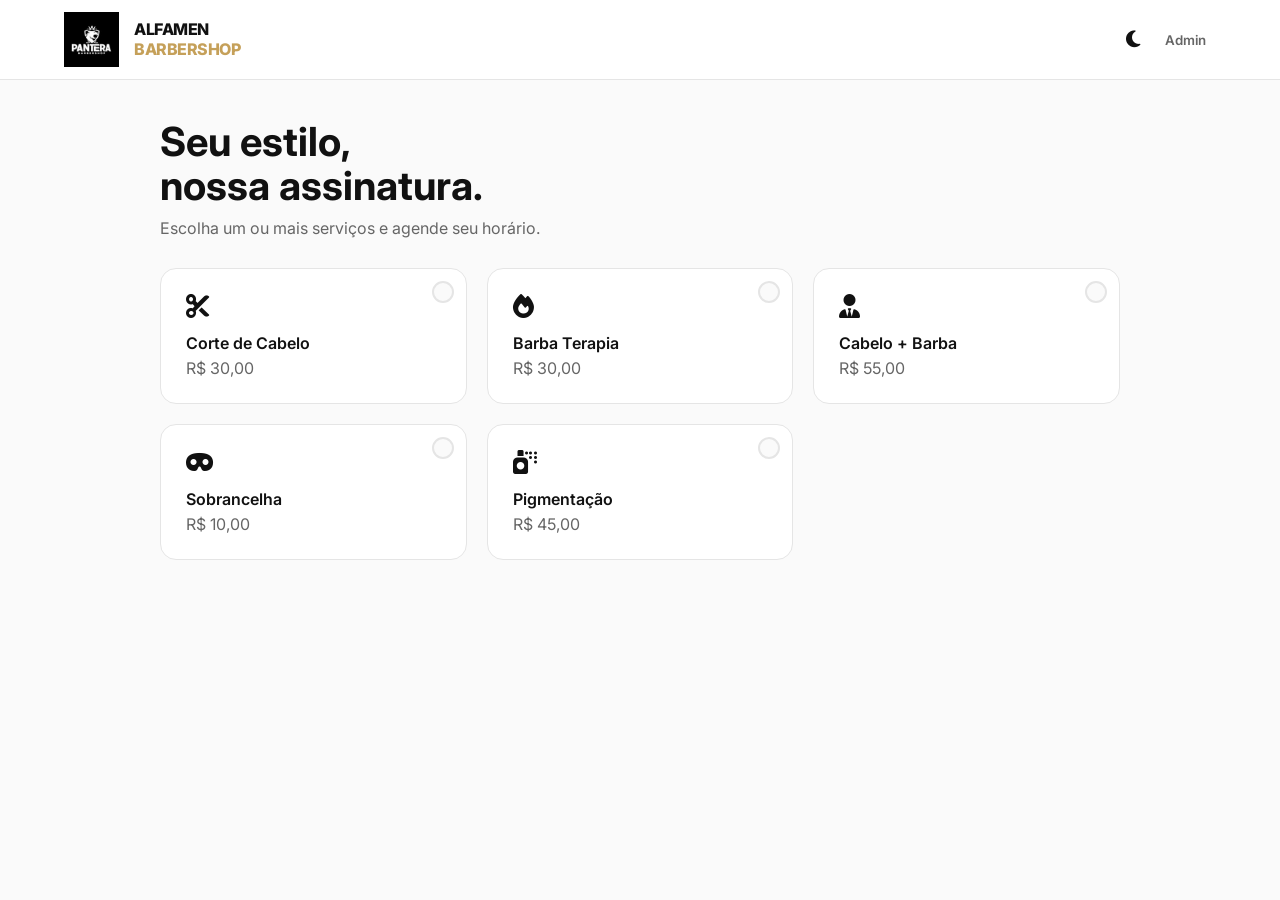
<file: index.html>
<!-- maked by rafael rocha — enhanced by Claude -->
<!DOCTYPE html>
<html lang="pt-BR">
<head>
    <meta charset="UTF-8">
    <meta name="viewport" content="width=device-width, initial-scale=1.0">
    <title>AlfaMen BarberShop</title>
    <link href="https://fonts.googleapis.com/css2?family=Inter:wght@300;400;600;800&display=swap" rel="stylesheet">
    <link rel="stylesheet" href="https://cdnjs.cloudflare.com/ajax/libs/font-awesome/6.4.0/css/all.min.css">
    <link rel="stylesheet" href="style.css">
</head>
<body oncontextmenu="return false;">

    <header class="navbar">
        <div class="brand-wrapper">
            <img src="logo.jpg" alt="Logo Pantera" class="logo-img">
            <div class="brand-text">
                ALFAMEN <span class="text-accent">BARBERSHOP</span>
            </div>
        </div>
        <div class="nav-actions">
            <button class="btn-icon" onclick="app.toggleTheme()" title="Alternar tema">
                <i class="fa-solid fa-moon" id="theme-icon"></i>
            </button>
            <button class="btn-text" id="btn-admin-trigger" onclick="app.handleAdminClick()">Admin</button>
        </div>
    </header>

    <main class="container">
        <section class="hero">
            <h1>Seu estilo,<br>nossa assinatura.</h1>
            <p class="subtitle">Escolha um ou mais serviços e agende seu horário.</p>

            <div id="user-status-card" class="user-status hidden">
                <div class="status-info">
                    <span style="font-size: 0.8rem; text-transform: uppercase; color: var(--text-muted);">Seu Agendamento</span>
                    <strong id="user-booking-details">...</strong>
                </div>
                <button class="btn-small-danger" onclick="app.promptCancelBooking()">Cancelar</button>
            </div>
        </section>

        <section id="services-grid" class="services-container"></section>
    </main>

    <!-- WhatsApp Float Button -->
    <a id="whatsapp-float" class="whatsapp-float hidden" target="_blank" rel="noopener" title="Falar no WhatsApp">
        <i class="fa-brands fa-whatsapp"></i>
    </a>

    <!-- Modal Booking -->
    <div id="modal-booking" class="modal-overlay hidden" style="z-index: 200;">
        <div class="modal-card">
            <div class="modal-header">
                <h3 id="modal-title">Agendar</h3>
                <button class="btn-close" onclick="app.closeModal('modal-booking')">&times;</button>
            </div>

            <!-- Passo 1: Data e Horário -->
            <div id="step-date" class="step-content">
                <p class="step-label">Escolha a data</p>
                <div id="calendar-wrapper" class="horizontal-scroll"></div>
                <div id="time-wrapper" class="hidden">
                    <p class="step-label" style="margin-top:20px;">Escolha o horário</p>
                    <div id="time-grid" class="time-grid"></div>
                </div>
            </div>

            <!-- Passo 2: Dados do cliente -->
            <div id="step-form" class="step-content hidden">
                <div class="summary-box">
                    <span id="summary-service" style="font-weight:600; display:block; margin-bottom:4px;"></span>
                    <span id="summary-datetime" class="highlight"></span>
                    <span id="summary-total" class="hidden" style="font-size:0.85rem; color:var(--text-muted); margin-top:6px; display:block;"></span>
                </div>
                <input type="text" id="client-name"  class="input-field" placeholder="Seu Nome Completo">
                <input type="tel"  id="client-phone" class="input-field" placeholder="WhatsApp (DDD + Número)">
                <button class="btn-primary" onclick="app.confirmBooking()">
                    <i class="fa-solid fa-check"></i> Confirmar Agendamento
                </button>
                <button class="btn-text full-width" onclick="app.backToDate()">← Voltar</button>
            </div>
        </div>
    </div>

    <!-- Modal WhatsApp -->
    <div id="modal-whatsapp" class="modal-overlay hidden" style="z-index: 300;">
        <div class="modal-card" style="max-width: 380px; text-align: center;">
            <div class="wa-modal-icon">
                <i class="fa-brands fa-whatsapp"></i>
            </div>
            <h3 style="margin-bottom: 8px;">Agendamento confirmado! 🎉</h3>
            <p style="color:var(--text-muted); font-size:0.9rem; margin-bottom:18px;">
                Deseja enviar os detalhes do agendamento para a barbearia via WhatsApp?
            </p>
            <div id="wa-booking-summary" class="wa-summary-box"></div>
            <button id="wa-btn-barbearia" class="btn-whatsapp">
                <i class="fa-brands fa-whatsapp"></i> Enviar mensagem para a barbearia
            </button>
            <button id="wa-btn-skip" class="btn-text full-width" style="margin-top: 10px;">
                Não, obrigado
            </button>
        </div>
    </div>

    <!-- Dialog genérico -->
    <div id="modal-dialog" class="modal-overlay hidden" style="z-index: 400;">
        <div class="modal-card" style="max-width: 350px; text-align: center;">
            <div style="margin-bottom: 20px;">
                <i id="dialog-icon" class="fa-solid fa-circle-exclamation"
                   style="font-size: 2rem; color: var(--accent); margin-bottom: 15px; display:block;"></i>
                <h3 id="dialog-title" style="margin-bottom: 10px;">Atenção</h3>
                <p id="dialog-msg" style="color: var(--text-muted); font-size: 0.95rem;"></p>
            </div>
            <div class="dialog-actions">
                <button id="btn-dialog-cancel"  class="btn-text"    style="width: 48%;">Cancelar</button>
                <button id="btn-dialog-confirm" class="btn-primary" style="width: 48%; margin-top: 0;">Confirmar</button>
            </div>
        </div>
    </div>

    <script src="script.js"></script>
</body>
</html>
</file>
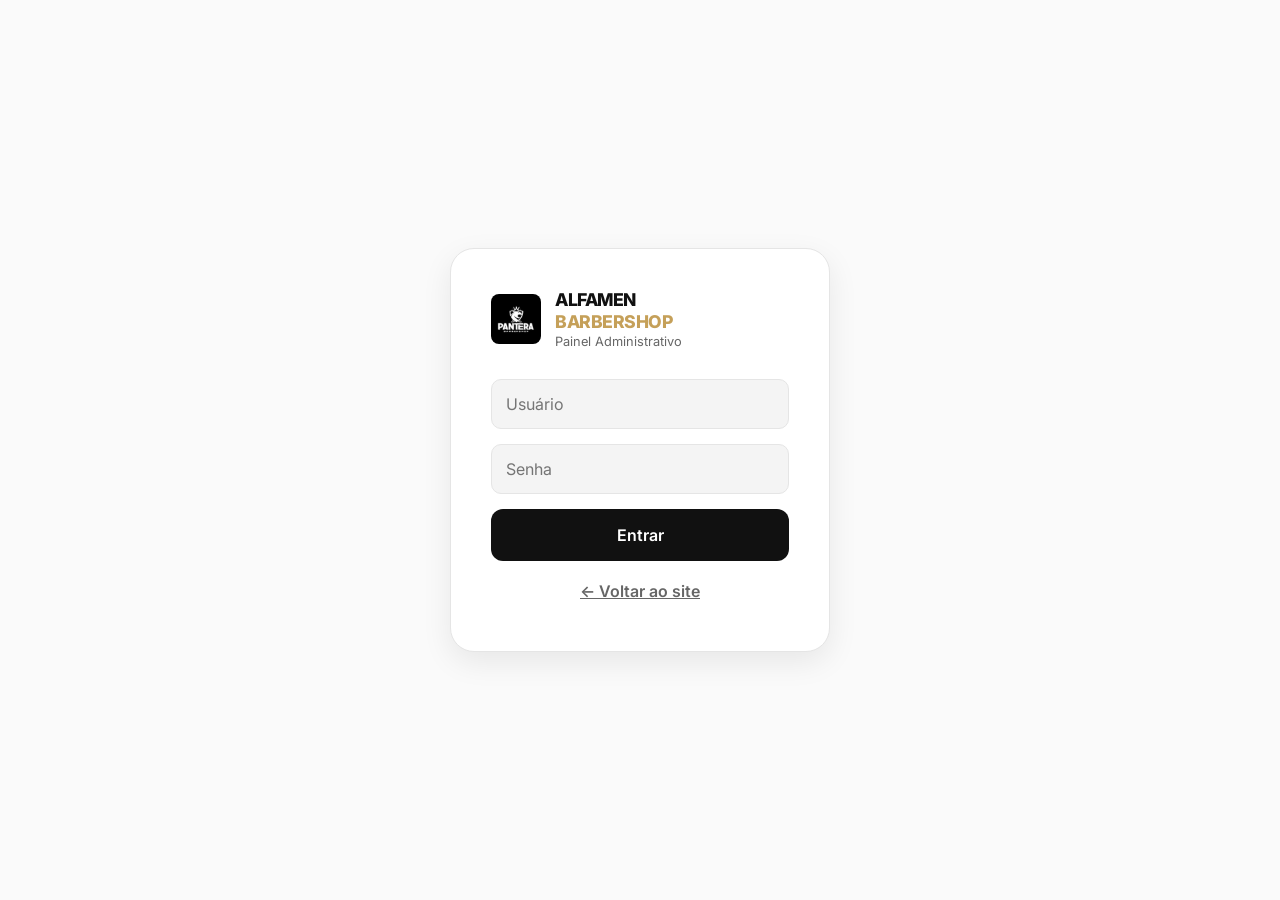
<file: admin.html>
<!DOCTYPE html>
<html lang="pt-BR">
<head>
    <meta charset="UTF-8">
    <meta name="viewport" content="width=device-width, initial-scale=1.0">
    <title>Painel Admin — AlfaMen BarberShop</title>
    <link href="https://fonts.googleapis.com/css2?family=Inter:wght@300;400;600;800&display=swap" rel="stylesheet">
    <link rel="stylesheet" href="https://cdnjs.cloudflare.com/ajax/libs/font-awesome/6.4.0/css/all.min.css">
    <link rel="stylesheet" href="style.css">
    <link rel="stylesheet" href="admin.css">
</head>
<body class="admin-body" oncontextmenu="return false;">

    <!-- LOGIN SCREEN -->
    <div id="login-screen" class="login-screen">
        <div class="login-box">
            <div class="login-logo">
                <img src="logo.jpg" alt="Logo" class="login-logo-img">
                <div>
                    <div class="brand-text" style="font-size:1.1rem;">ALFAMEN <span class="text-accent">BARBERSHOP</span></div>
                    <div style="font-size:0.8rem; color:var(--text-muted); margin-top:2px;">Painel Administrativo</div>
                </div>
            </div>
            <input type="text" id="login-user" class="input-field" placeholder="Usuário" autocomplete="username">
            <input type="password" id="login-pass" class="input-field" placeholder="Senha" autocomplete="current-password"
                onkeydown="if(event.key==='Enter') admin.login()">
            <button class="btn-primary" onclick="admin.login()">Entrar</button>
            <a href="index.html" class="btn-text full-width" style="display:block; text-align:center; margin-top:10px;">
                ← Voltar ao site
            </a>
            <p id="login-error" class="login-error hidden">Usuário ou senha incorretos.</p>
        </div>
    </div>

    <!-- ADMIN PANEL -->
    <div id="admin-panel" class="admin-panel hidden">
        
        <!-- Sidebar -->
        <aside class="sidebar" id="sidebar">
            <div class="sidebar-brand">
                <img src="logo.jpg" alt="Logo" class="sidebar-logo">
                <div>
                    <div class="brand-text" style="font-size:0.85rem;">ALFAMEN</div>
                    <div style="font-size:0.7rem; color:var(--text-muted);">BarberShop</div>
                </div>
            </div>

            <nav class="sidebar-nav">
                <button class="nav-item active" onclick="admin.switchPage('dashboard')" id="nav-dashboard">
                    <i class="fa-solid fa-chart-line"></i>
                    <span>Dashboard</span>
                </button>
                <button class="nav-item" onclick="admin.switchPage('bookings')" id="nav-bookings">
                    <i class="fa-solid fa-calendar-check"></i>
                    <span>Agendamentos</span>
                    <span class="nav-badge" id="badge-bookings">0</span>
                </button>
                <button class="nav-item" onclick="admin.switchPage('history')" id="nav-history">
                    <i class="fa-solid fa-clock-rotate-left"></i>
                    <span>Histórico</span>
                </button>
                <button class="nav-item" onclick="admin.switchPage('services')" id="nav-services">
                    <i class="fa-solid fa-scissors"></i>
                    <span>Serviços</span>
                </button>
                <button class="nav-item" onclick="admin.switchPage('config')" id="nav-config">
                    <i class="fa-solid fa-gear"></i>
                    <span>Configurações</span>
                </button>
            </nav>

            <div class="sidebar-footer">
                <a href="index.html" class="sidebar-link">
                    <i class="fa-solid fa-arrow-left"></i> Ver Site
                </a>
                <button class="sidebar-logout" onclick="admin.logout()">
                    <i class="fa-solid fa-right-from-bracket"></i> Sair
                </button>
                <button class="btn-icon sidebar-theme" onclick="admin.toggleTheme()" title="Alternar tema">
                    <i class="fa-solid fa-moon" id="admin-theme-icon"></i>
                </button>
            </div>
        </aside>

        <!-- Mobile top bar -->
        <div class="mobile-topbar">
            <button class="btn-icon" onclick="admin.toggleSidebar()">
                <i class="fa-solid fa-bars"></i>
            </button>
            <span id="mobile-page-title" style="font-weight:700;">Dashboard</span>
            <button class="btn-icon" onclick="admin.logout()">
                <i class="fa-solid fa-right-from-bracket"></i>
            </button>
        </div>

        <!-- Main content -->
        <main class="admin-main" id="admin-main">
            <!-- DASHBOARD PAGE -->
            <div id="page-dashboard" class="admin-page">
                <div class="page-header">
                    <h1>Dashboard</h1>
                    <div class="header-meta" id="dash-period-label">Hoje</div>
                </div>

                <!-- KPI Cards -->
                <div class="kpi-grid">
                    <div class="kpi-card accent">
                        <div class="kpi-icon"><i class="fa-solid fa-sack-dollar"></i></div>
                        <div class="kpi-info">
                            <div class="kpi-value" id="kpi-revenue">R$ 0</div>
                            <div class="kpi-label">Faturamento Total</div>
                        </div>
                    </div>
                    <div class="kpi-card">
                        <div class="kpi-icon"><i class="fa-solid fa-calendar-check"></i></div>
                        <div class="kpi-info">
                            <div class="kpi-value" id="kpi-bookings">0</div>
                            <div class="kpi-label">Agendamentos</div>
                        </div>
                    </div>
                    <div class="kpi-card">
                        <div class="kpi-icon"><i class="fa-solid fa-calendar-day"></i></div>
                        <div class="kpi-info">
                            <div class="kpi-value" id="kpi-today">0</div>
                            <div class="kpi-label">Agendamentos Hoje</div>
                        </div>
                    </div>
                    <div class="kpi-card">
                        <div class="kpi-icon"><i class="fa-solid fa-scissors"></i></div>
                        <div class="kpi-info">
                            <div class="kpi-value" id="kpi-top-service">—</div>
                            <div class="kpi-label">Serviço Mais Popular</div>
                        </div>
                    </div>
                </div>

                <!-- Period filter -->
                <div class="section-bar">
                    <h2>Faturamento por Período</h2>
                    <div class="period-tabs">
                        <button class="period-btn active" onclick="admin.setPeriod('week')" id="period-week">7 dias</button>
                        <button class="period-btn" onclick="admin.setPeriod('month')" id="period-month">30 dias</button>
                        <button class="period-btn" onclick="admin.setPeriod('all')" id="period-all">Tudo</button>
                    </div>
                </div>

                <!-- Revenue chart (CSS-based bars) -->
                <div class="chart-card">
                    <div id="revenue-chart" class="revenue-chart"></div>
                    <div class="chart-empty hidden" id="chart-empty">
                        <i class="fa-solid fa-chart-bar" style="font-size:2.5rem; opacity:0.2;"></i>
                        <p>Nenhum dado no período</p>
                    </div>
                </div>

                <!-- Service breakdown -->
                <div class="section-bar" style="margin-top:30px;">
                    <h2>Por Serviço</h2>
                </div>
                <div class="service-breakdown" id="service-breakdown"></div>

                <!-- Today's schedule -->
                <div class="section-bar" style="margin-top:30px;">
                    <h2>Agenda de Hoje</h2>
                </div>
                <div id="today-schedule" class="today-list"></div>
            </div>

            <!-- BOOKINGS PAGE -->
            <div id="page-bookings" class="admin-page hidden">
                <div class="page-header">
                    <h1>Agendamentos</h1>
                    <div class="header-actions">
                        <input type="date" id="filter-date" class="input-field mini" onchange="admin.filterBookings()">
                        <button class="btn-mini btn-clear" onclick="admin.clearFilter()">Limpar</button>
                    </div>
                </div>
                <div id="bookings-list" class="bookings-list"></div>
            </div>

            <!-- HISTORY PAGE -->
            <div id="page-history" class="admin-page hidden">
                <div class="page-header">
                    <h1>Histórico Completo</h1>
                    <div class="header-actions">
                        <input type="text" id="history-search" class="input-field mini" placeholder="Buscar cliente..." oninput="admin.searchHistory()">
                    </div>
                </div>
                <div id="history-list" class="bookings-list"></div>
            </div>

            <!-- SERVICES PAGE -->
            <div id="page-services" class="admin-page hidden">
                <div class="page-header">
                    <h1>Serviços</h1>
                </div>
                <div id="services-admin-list"></div>
                <div class="add-service-form" id="add-service-form">
                    <h3>Adicionar Serviço</h3>
                    <div class="form-row">
                        <input type="text" id="new-name" class="input-field" placeholder="Nome do serviço">
                        <input type="number" id="new-price" class="input-field" placeholder="Preço (R$)" style="max-width:150px;">
                    </div>
                    <button class="btn-primary" style="max-width:200px;" onclick="admin.addService()">
                        <i class="fa-solid fa-plus"></i> Adicionar
                    </button>
                </div>
            </div>

            <!-- CONFIG PAGE -->
            <div id="page-config" class="admin-page hidden">
                <div class="page-header">
                    <h1>Configurações</h1>
                </div>
                <div class="config-section">
                    <h3><i class="fa-brands fa-whatsapp"></i> WhatsApp</h3>
                    <p class="config-desc">Número exibido no botão flutuante do site e usado nos agendamentos. Insira apenas números (ex: 5511999999999).</p>
                    <div class="form-row">
                        <input type="text" id="conf-phone" class="input-field" placeholder="Ex: 5511999999999">
                        <button class="btn-primary" style="max-width:160px; margin:0;" onclick="admin.saveConfig()">Salvar</button>
                    </div>
                    <div id="whatsapp-preview" class="whatsapp-preview hidden">
                        <i class="fa-brands fa-whatsapp"></i>
                        <span id="wa-preview-link"></span>
                    </div>
                </div>

                <div class="config-section">
                    <h3><i class="fa-solid fa-lock"></i> Credenciais de Acesso</h3>
                    <p class="config-desc">Altere o usuário e senha do painel administrativo.</p>
                    <input type="text" id="conf-new-user" class="input-field" placeholder="Novo usuário">
                    <input type="password" id="conf-new-pass" class="input-field" placeholder="Nova senha">
                    <input type="password" id="conf-new-pass2" class="input-field" placeholder="Confirmar nova senha">
                    <button class="btn-primary" style="max-width:200px;" onclick="admin.changeCredentials()">Alterar Credenciais</button>
                </div>

                <div class="config-section danger-zone">
                    <h3><i class="fa-solid fa-triangle-exclamation"></i> Zona de Perigo</h3>
                    <p class="config-desc">Ações irreversíveis. Tenha certeza antes de prosseguir.</p>
                    <button class="btn-danger" onclick="admin.clearAllBookings()">
                        <i class="fa-solid fa-trash"></i> Limpar todos os agendamentos
                    </button>
                </div>
            </div>
        </main>
    </div>

    <!-- Modal Seletor de Ícones -->
    <div id="modal-icons" class="modal-overlay hidden" style="z-index: 300;">
        <div class="modal-card">
            <div class="modal-header">
                <h3>Escolher Ícone</h3>
                <button class="btn-close" onclick="admin.closeModal('modal-icons')">&times;</button>
            </div>
            <div id="icons-grid" class="icons-grid"></div>
        </div>
    </div>

    <!-- Dialog -->
    <div id="modal-dialog" class="modal-overlay hidden" style="z-index: 400;">
        <div class="modal-card" style="max-width: 360px; text-align: center;">
            <div style="margin-bottom: 20px;">
                <i id="dialog-icon" class="fa-solid fa-circle-exclamation" style="font-size: 2rem; color: var(--accent); margin-bottom: 15px; display:block;"></i>
                <h3 id="dialog-title" style="margin-bottom: 10px;">Atenção</h3>
                <p id="dialog-msg" style="color: var(--text-muted); font-size: 0.95rem;">Mensagem aqui</p>
            </div>
            <div class="dialog-actions">
                <button id="btn-dialog-cancel" class="btn-text" style="width: 48%;">Cancelar</button>
                <button id="btn-dialog-confirm" class="btn-primary" style="width: 48%; margin-top: 0;">Confirmar</button>
            </div>
        </div>
    </div>

    <script src="admin.js"></script>
</body>
</html>
</file>
<file: style.css>
/* maked by rafael rocha — enhanced by Claude */

:root {
    --bg-body: #fafafa;
    --bg-card: #ffffff;
    --bg-input: #f4f4f4;
    --text-main: #111111;
    --text-muted: #666666;
    --accent: #C5A059;
    --accent-light: rgba(197,160,89,0.12);
    --border: #e5e5e5;
    --danger: #ff4d4d;
    --danger-light: rgba(255,77,77,0.1);
    --shadow: 0 10px 30px rgba(0,0,0,0.08);
    --modal-bg: #ffffff;
    --green: #22c55e;
}

[data-theme="dark"] {
    --bg-body: #121212;
    --bg-card: #1e1e1e;
    --bg-input: #2a2a2a;
    --text-main: #ffffff;
    --text-muted: #a0a0a0;
    --accent: #D4AF37;
    --accent-light: rgba(212,175,55,0.12);
    --border: #333333;
    --shadow: 0 10px 30px rgba(0,0,0,0.4);
    --modal-bg: #1e1e1e;
}

* { margin: 0; padding: 0; box-sizing: border-box; -webkit-tap-highlight-color: transparent; outline: none; }
body { 
    background-color: var(--bg-body); 
    color: var(--text-main); 
    font-family: 'Inter', sans-serif; 
    transition: background 0.3s, color 0.3s;
    user-select: none;
    -webkit-user-select: none;
}
.hidden { display: none !important; }
.full-width { width: 100%; }

/* NAV */
.navbar {
    display: flex; justify-content: space-between; align-items: center; padding: 12px 5%;
    background: var(--bg-card); border-bottom: 1px solid var(--border);
    position: fixed; top: 0; width: 100%; z-index: 100;
}
.brand-wrapper { display: flex; align-items: center; gap: 15px; }
.logo-img { height: 55px; width: auto; object-fit: contain; }
.brand-text { font-weight: 800; font-size: 1rem; line-height: 1.2; color: var(--text-main); letter-spacing: -0.5px; }
.text-accent { color: var(--accent); display: block; }
.nav-actions { display: flex; gap: 15px; align-items: center; }
.btn-icon { background: none; border: none; color: var(--text-main); font-size: 1.2rem; cursor: pointer; }

/* HERO */
.container { max-width: 1000px; margin: 0 auto; padding: 120px 20px 40px; }
.hero h1 { font-size: 2.5rem; line-height: 1.1; margin-bottom: 10px; }
.subtitle { color: var(--text-muted); margin-bottom: 30px; }

/* USER STATUS */
.user-status {
    background: var(--bg-card); border: 1px solid var(--accent); border-radius: 12px;
    padding: 15px; display: flex; justify-content: space-between; align-items: center;
    margin-bottom: 40px; box-shadow: var(--shadow);
    animation: slideDown 0.4s;
}
@keyframes slideDown { from {opacity:0; transform: translateY(-10px);} to {opacity:1; transform: translateY(0);} }
.status-info { display: flex; flex-direction: column; }
.btn-small-danger { 
    background: var(--danger); color: white; border: none; padding: 8px 15px; 
    border-radius: 8px; cursor: pointer; font-size: 0.85rem; font-weight: 600; 
}

/* SERVICES */
.services-container { display: grid; grid-template-columns: repeat(auto-fill, minmax(280px, 1fr)); gap: 20px; }
.service-card {
    background: var(--bg-card); border: 1px solid var(--border); border-radius: 16px; padding: 25px;
    cursor: pointer; transition: 0.3s; position: relative;
}
.service-card:hover { transform: translateY(-5px); border-color: var(--accent); box-shadow: var(--shadow); }
.service-icon { font-size: 1.5rem; margin-bottom: 15px; color: var(--text-main); }
.service-name { font-weight: 600; display: block; margin-bottom: 5px; }
.service-price { color: var(--text-muted); }

/* MODALS */
.modal-overlay {
    position: fixed; top: 0; left: 0; width: 100%; height: 100%;
    background: rgba(0,0,0,0.6); backdrop-filter: blur(5px);
    display: flex; align-items: center; justify-content: center;
    animation: fadeIn 0.2s;
}
.modal-card {
    background: var(--modal-bg); width: 90%; max-width: 450px; border-radius: 24px; padding: 30px;
    box-shadow: var(--shadow); border: 1px solid var(--border);
    max-height: 90vh; overflow-y: auto;
    animation: scaleIn 0.3s cubic-bezier(0.16, 1, 0.3, 1);
}
.modal-header { display: flex; justify-content: space-between; margin-bottom: 25px; align-items: center; }
.btn-close { background: none; border: none; font-size: 1.8rem; color: var(--text-muted); cursor: pointer; line-height: 1; }
.dialog-actions { display: flex; justify-content: space-between; gap: 10px; margin-top: 20px; }

/* INPUTS & BUTTONS */
.input-field {
    width: 100%; padding: 14px; background: var(--bg-input); border: 1px solid var(--border);
    border-radius: 10px; color: var(--text-main); font-size: 1rem; margin-bottom: 15px;
    font-family: 'Inter', sans-serif;
}
.btn-primary {
    width: 100%; padding: 16px; background: var(--text-main); color: var(--bg-card);
    border: none; border-radius: 12px; font-weight: 600; cursor: pointer; transition: 0.2s;
    font-family: 'Inter', sans-serif; font-size: 1rem; display: flex; align-items: center; justify-content: center; gap: 8px;
}
.btn-primary:hover { opacity: 0.85; transform: translateY(-1px); }
.btn-text { background: none; border: none; font-weight: 600; color: var(--text-muted); cursor: pointer; padding: 10px; font-family: inherit; }
.btn-text:hover { color: var(--text-main); }
.btn-danger {
    background: var(--danger-light); color: var(--danger); border: 1px solid var(--danger);
    padding: 12px 20px; border-radius: 10px; cursor: pointer; font-weight: 600; font-family: inherit;
    display: flex; align-items: center; gap: 8px;
}
.btn-danger:hover { background: var(--danger); color: white; }

/* BOOKING FLOW */
.summary-box { background: var(--bg-input); padding: 15px; border-radius: 12px; margin-bottom: 20px; border: 1px solid var(--border); }
.highlight { font-weight: 700; color: var(--accent); display: block; margin-top: 5px; }
.step-label { font-size: 0.85rem; text-transform: uppercase; color: var(--text-muted); margin-bottom: 12px; font-weight: 600; letter-spacing: 0.5px; }
.horizontal-scroll { display: flex; gap: 10px; overflow-x: auto; padding-bottom: 10px; }
.date-chip {
    min-width: 60px; height: 75px; background: var(--bg-card); border: 1px solid var(--border);
    border-radius: 12px; display: flex; flex-direction: column; align-items: center; justify-content: center;
    cursor: pointer; transition: 0.2s; flex-shrink: 0;
}
.date-chip.selected { background: var(--text-main); color: var(--bg-card); border-color: var(--text-main); }
.time-grid { display: grid; grid-template-columns: repeat(4, 1fr); gap: 10px; margin-top: 15px; }
.time-chip {
    padding: 8px; border: 1px solid var(--border); border-radius: 8px; text-align: center; cursor: pointer;
    background: var(--bg-card); color: var(--text-main); transition: 0.2s; font-size:0.9rem;
}
.time-chip:hover:not(.disabled) { border-color: var(--accent); color: var(--accent); }
.time-chip.disabled { opacity: 0.3; pointer-events: none; text-decoration: line-through; }

/* ICON GRID */
.icons-grid { display: grid; grid-template-columns: repeat(5, 1fr); gap: 10px; margin-top: 10px; }
.icon-option {
    aspect-ratio: 1; display: flex; align-items: center; justify-content: center;
    background: var(--bg-input); border: 1px solid var(--border); border-radius: 8px;
    cursor: pointer; font-size: 1.2rem; color: var(--text-main); transition: 0.2s;
}
.icon-option:hover { background: var(--accent); color: white; border-color: var(--accent); }

/* WHATSAPP FLOAT */
.whatsapp-float {
    position: fixed; bottom: 28px; right: 28px;
    width: 58px; height: 58px; border-radius: 50%;
    background: #25D366; color: white;
    display: flex; align-items: center; justify-content: center;
    font-size: 1.7rem; box-shadow: 0 4px 20px rgba(37,211,102,0.5);
    z-index: 99; transition: 0.25s; text-decoration: none;
    animation: popIn 0.4s cubic-bezier(0.16, 1, 0.3, 1);
}
.whatsapp-float:hover { transform: scale(1.1) translateY(-3px); box-shadow: 0 8px 28px rgba(37,211,102,0.6); }
@keyframes popIn { from { opacity:0; transform: scale(0.5); } to { opacity:1; transform: scale(1); } }

/* ANIMATIONS */
@keyframes fadeIn { from {opacity:0} to {opacity:1} }
@keyframes scaleIn { from {opacity:0; transform: scale(0.95)} to {opacity:1; transform: scale(1)} }

@media (max-width: 480px) {
    .brand-text { font-size: 0.85rem; }
    .logo-img { height: 45px; }
    .text-accent { display: inline; margin-left: 3px; }
    .icons-grid { grid-template-columns: repeat(4, 1fr); }
    .hero h1 { font-size: 2rem; }
    .whatsapp-float { bottom: 20px; right: 20px; width: 52px; height: 52px; font-size: 1.5rem; }
}

/* ── SELEÇÃO MÚLTIPLA DE SERVIÇOS ──────────────────────────────── */

.service-card { position: relative; }

.service-check {
    position: absolute; top: 12px; right: 12px;
    width: 22px; height: 22px; border-radius: 50%;
    border: 2px solid var(--border);
    background: var(--bg-body);
    display: flex; align-items: center; justify-content: center;
    font-size: 0.65rem; color: transparent;
    transition: 0.2s;
}
.service-card.selected .service-check {
    background: var(--accent);
    border-color: var(--accent);
    color: white;
}
.service-card.selected {
    border-color: var(--accent);
    background: var(--accent-light);
    box-shadow: 0 4px 20px rgba(197,160,89,0.18);
    transform: translateY(-3px);
}

/* Barra de seleção flutuante */
.selection-bar {
    position: fixed; bottom: 24px; left: 50%; transform: translateX(-50%);
    background: var(--text-main); color: var(--bg-card);
    border-radius: 18px; padding: 14px 20px;
    display: flex; align-items: center; gap: 20px;
    box-shadow: 0 8px 32px rgba(0,0,0,0.25);
    z-index: 90; min-width: 320px; max-width: 90vw;
    animation: slideUp 0.35s cubic-bezier(0.16, 1, 0.3, 1);
}
@keyframes slideUp { from { opacity:0; transform: translateX(-50%) translateY(20px); } to { opacity:1; transform: translateX(-50%) translateY(0); } }

.selection-bar-info { flex: 1; display: flex; flex-direction: column; gap: 2px; }
.selection-bar-info span { font-size: 0.82rem; opacity: 0.8; }
.sel-total { font-size: 1.05rem !important; font-weight: 800; opacity: 1 !important; color: var(--accent); }

.selection-bar-actions { display: flex; gap: 10px; align-items: center; }
.btn-sel-clear {
    background: none; border: 1px solid rgba(255,255,255,0.25);
    color: rgba(255,255,255,0.7); padding: 8px 14px; border-radius: 10px;
    font-size: 0.82rem; font-weight: 600; cursor: pointer; font-family: inherit; transition: 0.2s;
}
.btn-sel-clear:hover { border-color: rgba(255,255,255,0.6); color: white; }
.btn-sel-book {
    background: var(--accent); color: white;
    border: none; padding: 10px 18px; border-radius: 12px;
    font-size: 0.9rem; font-weight: 700; cursor: pointer; font-family: inherit;
    display: flex; align-items: center; gap: 8px; transition: 0.2s;
    white-space: nowrap;
}
.btn-sel-book:hover { opacity: 0.9; transform: scale(1.03); }

/* Ajusta o float do WhatsApp quando a barra estiver visível */
.whatsapp-float { bottom: 100px; }

/* ── MODAL WHATSAPP ──────────────────────────────────────────────── */
.wa-modal-icon {
    width: 64px; height: 64px; border-radius: 50%;
    background: rgba(37,211,102,0.12); border: 2px solid rgba(37,211,102,0.3);
    display: flex; align-items: center; justify-content: center;
    font-size: 2rem; color: #25D366;
    margin: 0 auto 18px;
}
.wa-summary-box {
    background: var(--bg-input); border: 1px solid var(--border);
    border-radius: 12px; padding: 14px; margin-bottom: 20px;
    font-size: 0.9rem; line-height: 1.6; text-align: left;
}
.btn-whatsapp {
    width: 100%; padding: 15px; border: none; border-radius: 12px;
    background: #25D366; color: white;
    font-size: 1rem; font-weight: 700; font-family: inherit;
    cursor: pointer; display: flex; align-items: center; justify-content: center; gap: 10px;
    transition: 0.2s;
}
.btn-whatsapp:hover { background: #1ebe5d; transform: translateY(-1px); }

@media (max-width: 480px) {
    .selection-bar { flex-direction: column; align-items: flex-start; bottom: 16px; min-width: 0; width: calc(100vw - 32px); }
    .selection-bar-actions { width: 100%; }
    .btn-sel-book { flex: 1; justify-content: center; }
}

/* Garante que filhos do card não bloqueiem o clique */
.service-card > * {
    pointer-events: none;
}
</file>
<file: admin.css>
/* Admin Panel Styles */

.admin-body {
    overflow: hidden;
}

/* LOGIN */
.login-screen {
    min-height: 100vh;
    display: flex;
    align-items: center;
    justify-content: center;
    background: var(--bg-body);
    padding: 20px;
}

.login-box {
    background: var(--bg-card);
    border: 1px solid var(--border);
    border-radius: 24px;
    padding: 40px;
    width: 100%;
    max-width: 380px;
    box-shadow: var(--shadow);
}

.login-logo {
    display: flex;
    align-items: center;
    gap: 14px;
    margin-bottom: 30px;
}

.login-logo-img {
    height: 50px;
    width: auto;
    object-fit: contain;
    border-radius: 8px;
}

.login-error {
    color: var(--danger);
    font-size: 0.9rem;
    margin-top: 10px;
    text-align: center;
}

/* ADMIN LAYOUT */
.admin-panel {
    display: flex;
    height: 100vh;
    overflow: hidden;
}

/* SIDEBAR */
.sidebar {
    width: 240px;
    min-width: 240px;
    background: var(--bg-card);
    border-right: 1px solid var(--border);
    display: flex;
    flex-direction: column;
    height: 100vh;
    overflow-y: auto;
    z-index: 50;
    transition: transform 0.3s;
}

.sidebar-brand {
    display: flex;
    align-items: center;
    gap: 12px;
    padding: 20px 20px 16px;
    border-bottom: 1px solid var(--border);
}

.sidebar-logo {
    height: 40px;
    width: auto;
    object-fit: contain;
    border-radius: 6px;
}

.sidebar-nav {
    padding: 12px;
    flex: 1;
    display: flex;
    flex-direction: column;
    gap: 4px;
}

.nav-item {
    width: 100%;
    padding: 12px 14px;
    background: none;
    border: none;
    border-radius: 10px;
    display: flex;
    align-items: center;
    gap: 12px;
    color: var(--text-muted);
    font-weight: 600;
    font-size: 0.9rem;
    cursor: pointer;
    transition: 0.2s;
    text-align: left;
    font-family: inherit;
    position: relative;
}

.nav-item:hover {
    background: var(--bg-input);
    color: var(--text-main);
}

.nav-item.active {
    background: var(--accent-light);
    color: var(--accent);
}

.nav-item i {
    font-size: 1rem;
    width: 18px;
    text-align: center;
}

.nav-badge {
    margin-left: auto;
    background: var(--accent);
    color: white;
    font-size: 0.7rem;
    padding: 2px 7px;
    border-radius: 20px;
    font-weight: 700;
}

.sidebar-footer {
    padding: 12px;
    border-top: 1px solid var(--border);
    display: flex;
    flex-direction: column;
    gap: 6px;
}

.sidebar-link,
.sidebar-logout {
    display: flex;
    align-items: center;
    gap: 10px;
    padding: 10px 14px;
    border-radius: 8px;
    color: var(--text-muted);
    font-size: 0.85rem;
    font-weight: 600;
    text-decoration: none;
    cursor: pointer;
    background: none;
    border: none;
    font-family: inherit;
    transition: 0.2s;
}

.sidebar-link:hover {
    background: var(--bg-input);
    color: var(--text-main);
}

.sidebar-logout:hover {
    background: var(--danger-light);
    color: var(--danger);
}

.sidebar-theme {
    color: var(--text-muted);
    padding: 8px 14px;
    font-size: 1rem;
}

/* MOBILE TOPBAR */
.mobile-topbar {
    display: none;
    position: fixed;
    top: 0;
    left: 0;
    right: 0;
    height: 56px;
    background: var(--bg-card);
    border-bottom: 1px solid var(--border);
    z-index: 60;
    padding: 0 16px;
    align-items: center;
    justify-content: space-between;
}

/* MAIN CONTENT */
.admin-main {
    flex: 1;
    overflow-y: auto;
    background: var(--bg-body);
    height: 100vh;
}

.admin-page {
    padding: 32px;
    max-width: 1100px;
}

.admin-page.hidden {
    display: none;
}

/* PAGE HEADER */
.page-header {
    display: flex;
    align-items: center;
    justify-content: space-between;
    margin-bottom: 28px;
    flex-wrap: wrap;
    gap: 12px;
}

.page-header h1 {
    font-size: 1.7rem;
    font-weight: 800;
}

.header-meta {
    font-size: 0.85rem;
    color: var(--text-muted);
}

.header-actions {
    display: flex;
    gap: 10px;
    align-items: center;
}

.input-field.mini {
    margin: 0;
    width: auto;
    padding: 10px 14px;
    font-size: 0.9rem;
}

.btn-mini {
    padding: 9px 16px;
    border-radius: 8px;
    border: none;
    cursor: pointer;
    font-size: 0.85rem;
    font-weight: 600;
    font-family: inherit;
}

.btn-clear {
    background: var(--bg-input);
    color: var(--text-muted);
    border: 1px solid var(--border);
}

.btn-clear:hover {
    color: var(--text-main);
}

/* KPI CARDS */
.kpi-grid {
    display: grid;
    grid-template-columns: repeat(auto-fill, minmax(210px, 1fr));
    gap: 16px;
    margin-bottom: 28px;
}

.kpi-card {
    background: var(--bg-card);
    border: 1px solid var(--border);
    border-radius: 16px;
    padding: 22px;
    display: flex;
    align-items: center;
    gap: 16px;
    box-shadow: var(--shadow);
}

.kpi-card.accent {
    border-color: var(--accent);
    background: var(--accent-light);
}

.kpi-icon {
    font-size: 1.4rem;
    color: var(--accent);
    width: 44px;
    height: 44px;
    background: var(--accent-light);
    border-radius: 12px;
    display: flex;
    align-items: center;
    justify-content: center;
    flex-shrink: 0;
}

.kpi-card.accent .kpi-icon {
    background: rgba(197, 160, 89, 0.2);
}

.kpi-value {
    font-size: 1.6rem;
    font-weight: 800;
    line-height: 1;
}

.kpi-label {
    font-size: 0.78rem;
    color: var(--text-muted);
    margin-top: 4px;
    text-transform: uppercase;
    letter-spacing: 0.3px;
    font-weight: 600;
}

/* SECTION BAR */
.section-bar {
    display: flex;
    align-items: center;
    justify-content: space-between;
    margin-bottom: 16px;
}

.section-bar h2 {
    font-size: 1.05rem;
    font-weight: 700;
}

.period-tabs {
    display: flex;
    gap: 6px;
}

.period-btn {
    padding: 6px 14px;
    border-radius: 20px;
    border: 1px solid var(--border);
    background: none;
    color: var(--text-muted);
    font-size: 0.8rem;
    font-weight: 600;
    cursor: pointer;
    transition: 0.2s;
    font-family: inherit;
}

.period-btn.active {
    background: var(--text-main);
    color: var(--bg-card);
    border-color: var(--text-main);
}

/* CHART */
.chart-card {
    background: var(--bg-card);
    border: 1px solid var(--border);
    border-radius: 16px;
    padding: 24px;
    box-shadow: var(--shadow);
    position: relative;
}

.chart-empty {
    text-align: center;
    padding: 40px;
    color: var(--text-muted);
    display: flex;
    flex-direction: column;
    align-items: center;
    gap: 12px;
}

.revenue-chart {
    display: flex;
    gap: 8px;
    align-items: flex-end;
    min-height: 160px;
    overflow-x: auto;
    padding-bottom: 4px;
}

.chart-bar-wrap {
    display: flex;
    flex-direction: column;
    align-items: center;
    gap: 6px;
    min-width: 40px;
    flex: 1;
}

.chart-bar-bg {
    width: 100%;
    background: var(--bg-input);
    border-radius: 6px;
    height: 120px;
    display: flex;
    align-items: flex-end;
    overflow: hidden;
}

.chart-bar-fill {
    width: 100%;
    background: var(--accent);
    border-radius: 6px;
    transition: height 0.6s cubic-bezier(0.16, 1, 0.3, 1);
    min-height: 4px;
}

.chart-bar-label {
    font-size: 0.68rem;
    color: var(--text-muted);
    text-align: center;
    line-height: 1.2;
}

.chart-bar-value {
    font-size: 0.72rem;
    font-weight: 700;
    color: var(--accent);
}

/* SERVICE BREAKDOWN */
.service-breakdown {
    display: grid;
    grid-template-columns: repeat(auto-fill, minmax(180px, 1fr));
    gap: 12px;
}

.breakdown-item {
    background: var(--bg-card);
    border: 1px solid var(--border);
    border-radius: 12px;
    padding: 16px;
    box-shadow: var(--shadow);
}

.breakdown-name {
    font-size: 0.85rem;
    font-weight: 600;
    margin-bottom: 8px;
}

.breakdown-bar-bg {
    height: 6px;
    background: var(--bg-input);
    border-radius: 4px;
    margin-bottom: 8px;
}

.breakdown-bar-fill {
    height: 100%;
    background: var(--accent);
    border-radius: 4px;
    transition: width 0.6s;
}

.breakdown-stats {
    display: flex;
    justify-content: space-between;
    font-size: 0.78rem;
    color: var(--text-muted);
}

.breakdown-revenue {
    font-weight: 700;
    color: var(--accent);
}

/* TODAY LIST */
.today-list {
    display: flex;
    flex-direction: column;
    gap: 10px;
}

.today-item {
    background: var(--bg-card);
    border: 1px solid var(--border);
    border-radius: 12px;
    padding: 14px 18px;
    display: flex;
    align-items: center;
    gap: 14px;
}

.today-time {
    font-size: 1rem;
    font-weight: 800;
    color: var(--accent);
    min-width: 46px;
}

.today-info {
    flex: 1;
}

.today-service {
    font-weight: 600;
    font-size: 0.9rem;
}

.today-client {
    font-size: 0.8rem;
    color: var(--text-muted);
    margin-top: 2px;
}

.today-price {
    font-weight: 700;
    font-size: 0.95rem;
    color: var(--green);
}

/* BOOKINGS LIST */
.bookings-list {
    display: flex;
    flex-direction: column;
    gap: 10px;
}

.booking-card {
    background: var(--bg-card);
    border: 1px solid var(--border);
    border-radius: 14px;
    padding: 18px;
    display: flex;
    align-items: center;
    gap: 16px;
    box-shadow: 0 2px 8px rgba(0, 0, 0, 0.04);
}

.booking-date-badge {
    background: var(--accent-light);
    border: 1px solid var(--accent);
    border-radius: 10px;
    padding: 8px 12px;
    text-align: center;
    min-width: 58px;
}

.booking-date-badge .day {
    font-size: 1.3rem;
    font-weight: 800;
    color: var(--accent);
    line-height: 1;
}

.booking-date-badge .month {
    font-size: 0.7rem;
    color: var(--accent);
    font-weight: 600;
    text-transform: uppercase;
}

.booking-info {
    flex: 1;
}

.booking-time {
    font-size: 0.75rem;
    font-weight: 600;
    color: var(--text-muted);
    text-transform: uppercase;
    letter-spacing: 0.5px;
}

.booking-service {
    font-size: 0.95rem;
    font-weight: 700;
    margin: 2px 0;
}

.booking-client {
    font-size: 0.82rem;
    color: var(--text-muted);
    display: flex;
    align-items: center;
    gap: 6px;
}

.booking-price {
    font-weight: 800;
    font-size: 1.05rem;
    color: var(--green);
    margin-right: 8px;
}

.btn-del-booking {
    background: var(--danger-light);
    color: var(--danger);
    border: 1px solid var(--danger);
    width: 34px;
    height: 34px;
    border-radius: 8px;
    cursor: pointer;
    display: flex;
    align-items: center;
    justify-content: center;
    font-size: 0.9rem;
    transition: 0.2s;
}

.btn-del-booking:hover {
    background: var(--danger);
    color: white;
}

.empty-state {
    text-align: center;
    padding: 60px 20px;
    color: var(--text-muted);
}

.empty-state i {
    font-size: 2.5rem;
    opacity: 0.2;
    display: block;
    margin-bottom: 12px;
}

/* SERVICES ADMIN */
#services-admin-list {
    display: flex;
    flex-direction: column;
    gap: 10px;
    margin-bottom: 28px;
}

.service-admin-card {
    background: var(--bg-card);
    border: 1px solid var(--border);
    border-radius: 14px;
    padding: 18px;
    display: flex;
    gap: 14px;
    align-items: center;
}

.btn-icon-select {
    width: 46px;
    height: 46px;
    border: 1px solid var(--border);
    background: var(--bg-input);
    color: var(--text-main);
    border-radius: 10px;
    cursor: pointer;
    display: flex;
    align-items: center;
    justify-content: center;
    font-size: 1.2rem;
    flex-shrink: 0;
    transition: 0.2s;
}

.btn-icon-select:hover {
    border-color: var(--accent);
    color: var(--accent);
}

.service-fields {
    flex: 1;
    display: flex;
    gap: 10px;
    flex-wrap: wrap;
}

.service-fields .input-field {
    margin: 0;
    flex: 1;
    min-width: 120px;
}

.service-actions {
    display: flex;
    gap: 8px;
    flex-shrink: 0;
}

.btn-save {
    background: var(--text-main);
    color: var(--bg-card);
}

.btn-del {
    background: var(--danger-light);
    color: var(--danger);
    border: 1px solid var(--danger);
}

.btn-del:hover {
    background: var(--danger);
    color: white;
}

.add-service-form {
    background: var(--bg-card);
    border: 1px solid var(--border);
    border-radius: 14px;
    padding: 22px;
}

.add-service-form h3 {
    font-size: 1rem;
    margin-bottom: 14px;
}

.form-row {
    display: flex;
    gap: 12px;
    flex-wrap: wrap;
    margin-bottom: 14px;
}

.form-row .input-field {
    flex: 1;
    margin: 0;
    min-width: 140px;
}

/* CONFIG */
.config-section {
    background: var(--bg-card);
    border: 1px solid var(--border);
    border-radius: 16px;
    padding: 24px;
    margin-bottom: 20px;
}

.config-section h3 {
    font-size: 1rem;
    font-weight: 700;
    margin-bottom: 8px;
    display: flex;
    align-items: center;
    gap: 8px;
}

.config-section h3 i {
    color: var(--accent);
}

.config-desc {
    font-size: 0.85rem;
    color: var(--text-muted);
    margin-bottom: 16px;
    line-height: 1.5;
}

.danger-zone {
    border-color: rgba(255, 77, 77, 0.3);
}

.danger-zone h3 i {
    color: var(--danger);
}

.whatsapp-preview {
    margin-top: 14px;
    background: rgba(37, 211, 102, 0.1);
    border: 1px solid rgba(37, 211, 102, 0.3);
    border-radius: 10px;
    padding: 12px 16px;
    display: flex;
    align-items: center;
    gap: 10px;
    color: #25D366;
    font-size: 0.9rem;
    font-weight: 600;
}

/* MOBILE */
@media (max-width: 768px) {
    .mobile-topbar {
        display: flex;
    }

    .admin-main {
        padding-top: 56px;
    }

    .admin-page {
        padding: 20px 16px;
    }

    .sidebar {
        position: fixed;
        top: 0;
        left: 0;
        bottom: 0;
        transform: translateX(-100%);
    }

    .sidebar.open {
        transform: translateX(0);
        box-shadow: 4px 0 20px rgba(0, 0, 0, 0.2);
    }

    .kpi-grid {
        grid-template-columns: 1fr 1fr;
    }

    .booking-card {
        flex-wrap: wrap;
    }

    .service-admin-card {
        flex-wrap: wrap;
    }

    .service-fields {
        width: 100%;
    }

    .form-row {
        flex-direction: column;
    }
}

@media (max-width: 480px) {
    .kpi-grid {
        grid-template-columns: 1fr;
    }

    .page-header {
        flex-direction: column;
        align-items: flex-start;
    }

    .header-actions {
        width: 100%;
    }

    .input-field.mini {
        width: 100%;
    }
}
</file>
